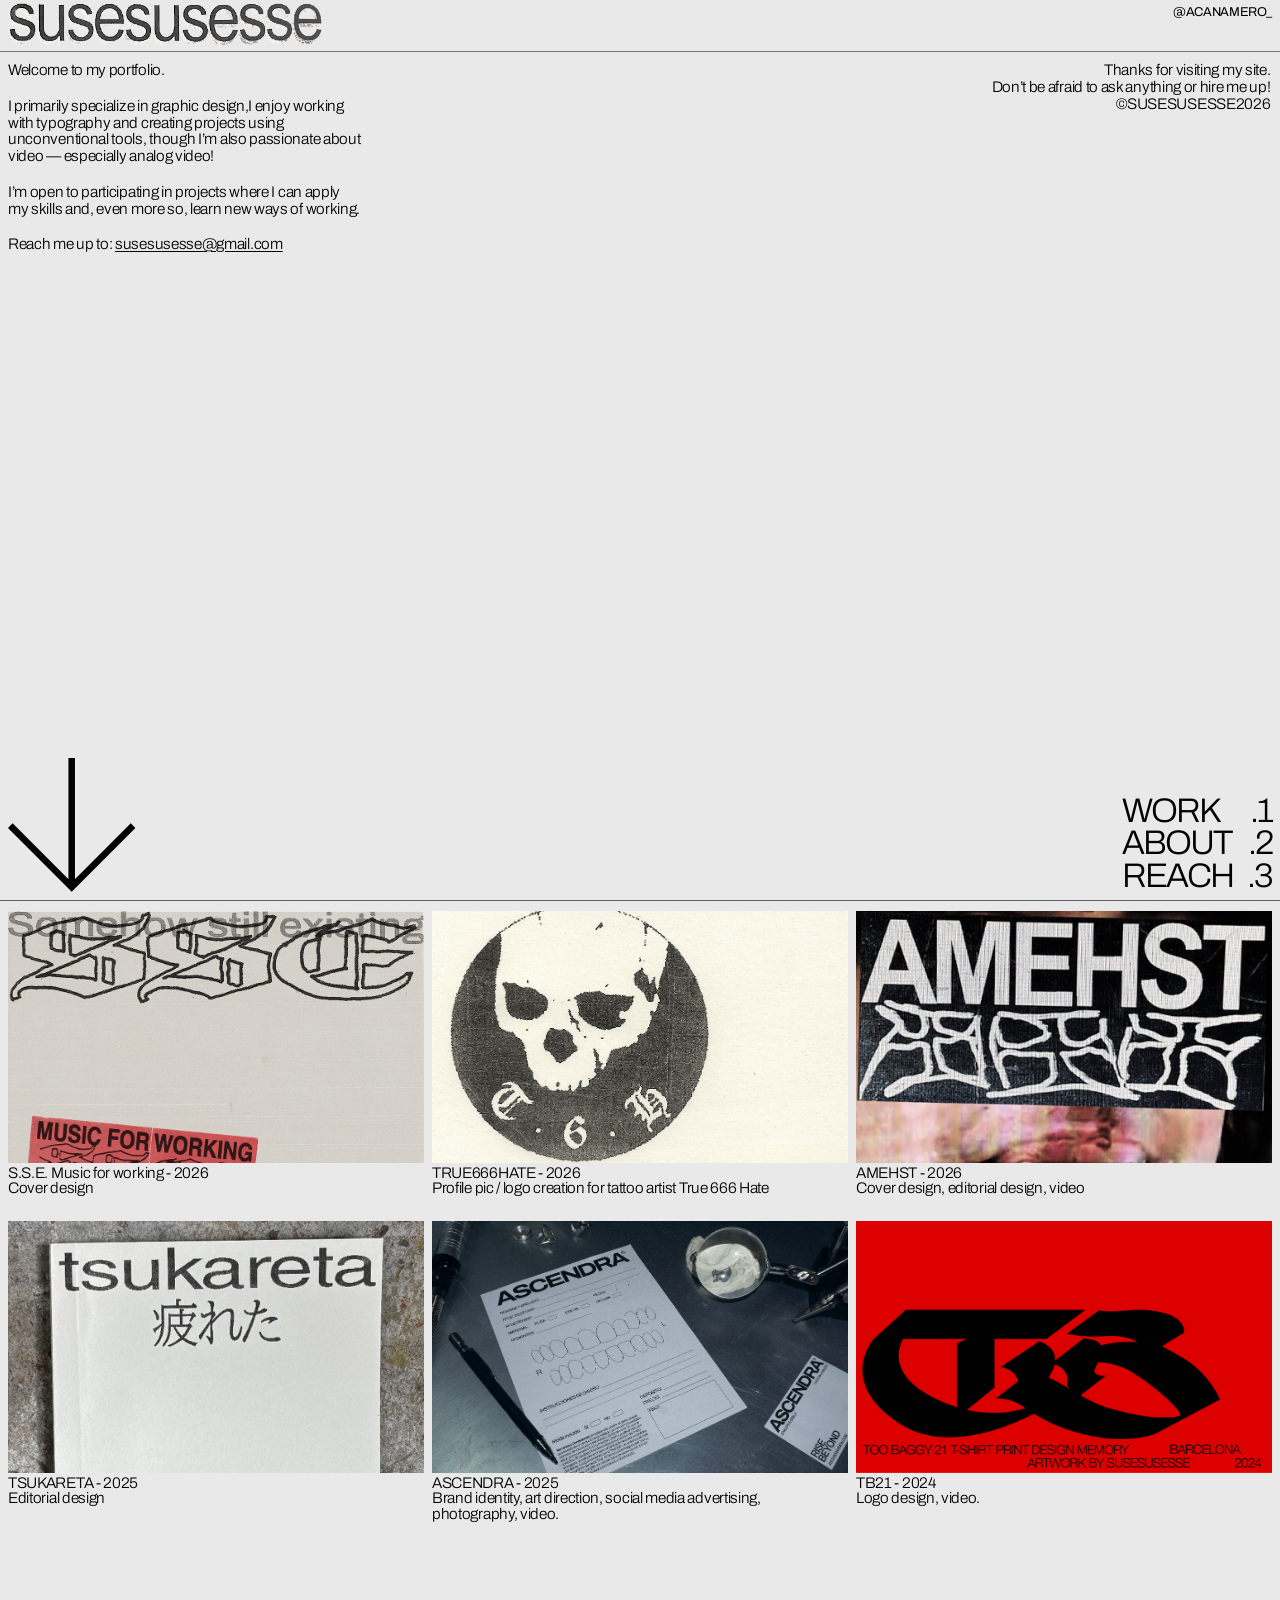
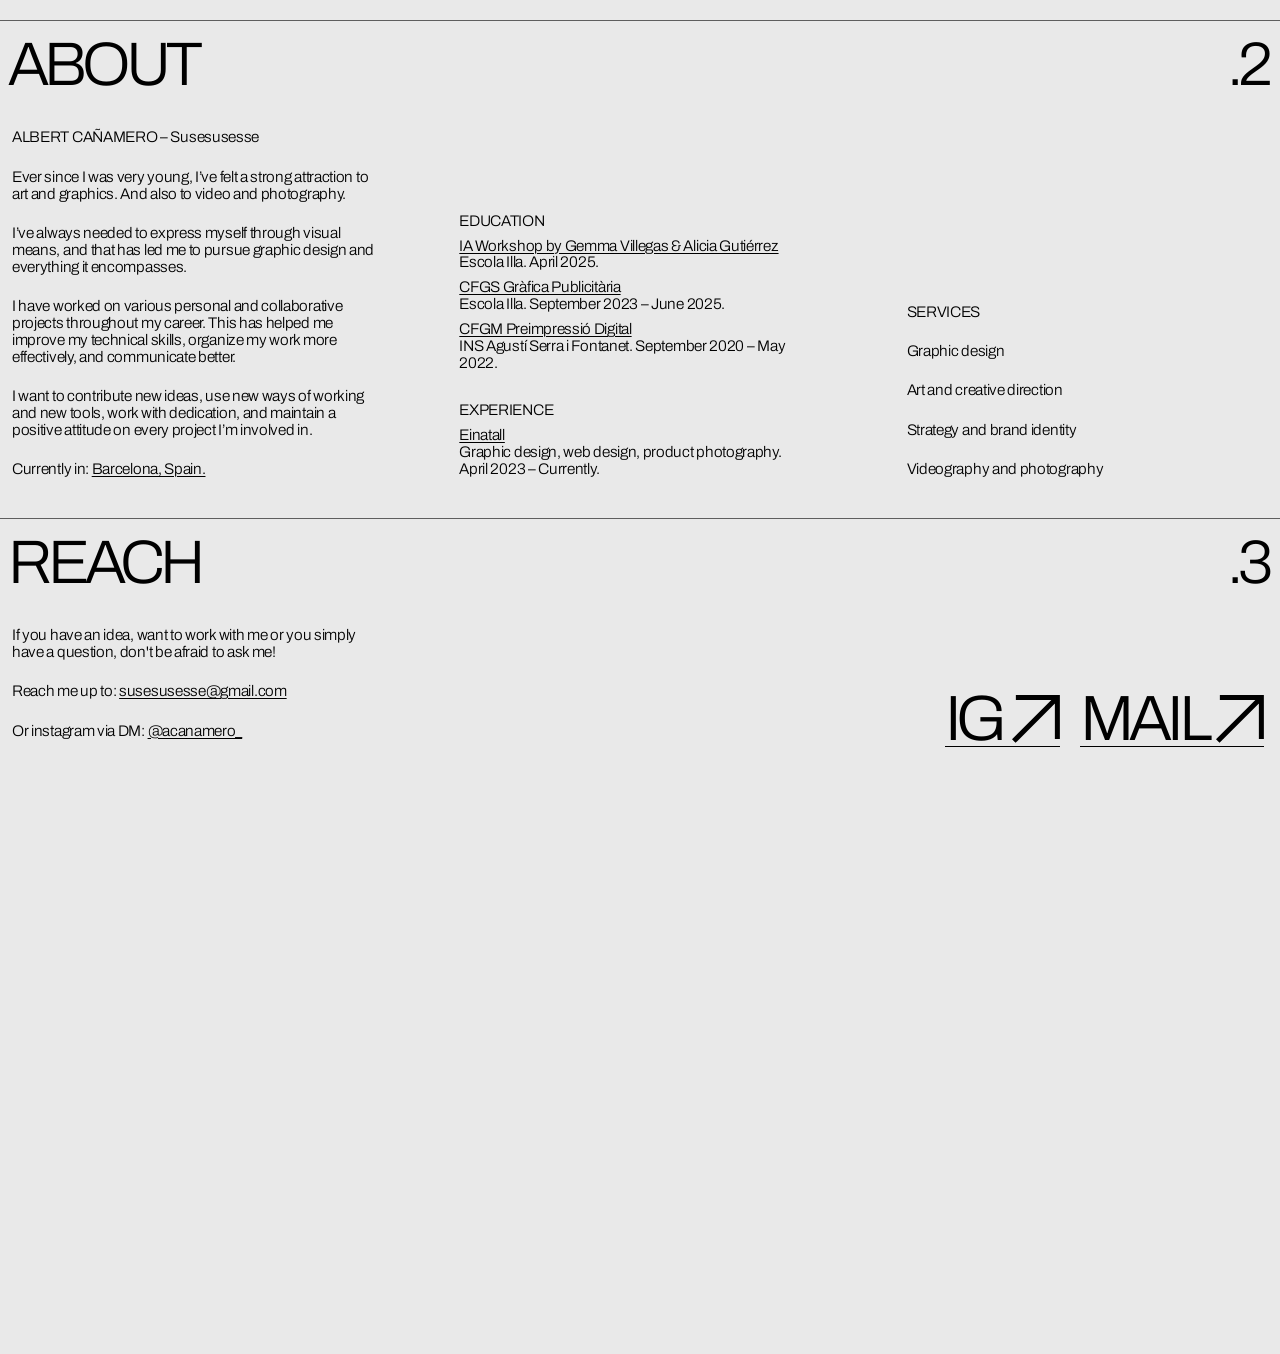
<file: index.html>
<!DOCTYPE html>
<html lang="es">
<head>
    <meta charset="UTF-8">
    <meta name="viewport" content="width=device-width, initial-scale=1.0">
    <title>SUSESUSESSE Portfolio</title>
    <link rel="preconnect" href="https://fonts.googleapis.com">
    <link rel="preconnect" href="https://fonts.gstatic.com" crossorigin>
    <link href="https://fonts.googleapis.com/css2?family=Archivo:wght@300;400;500;600&display=swap" rel="stylesheet">
    <link rel="stylesheet" href="style.css">
</head>

<body class="home-page">
    <div class="noise-overlay"></div>

    <header class="site-header">
        <div class="logo">
            <a href="index.html">
                <img src="img/LOGO.png" alt="susesusesse">
            </a>
        </div>

        <nav class="meta-info" aria-label="Social links">
            <a href="https://www.instagram.com/acanamero_/" target="_blank" rel="noopener noreferrer">@ACANAMERO_</a>
        </nav>
    </header>

    <main class="home-layout">
        <section class="home-bio text-small" aria-label="About">
            <p>Welcome to my portfolio.</p>

            <p>I primarily specialize in graphic design,I enjoy working<br>
            with typography and creating projects using<br>
            unconventional tools, though I&rsquo;m also passionate about<br>
            video &mdash; especially analog video!</p>

            <p>I&rsquo;m open to participating in projects where I can apply<br>
            my skills and, even more so, learn new ways of working.</p>

            <p>Reach me up to: <a href="mailto:susesusesse@gmail.com">susesusesse@gmail.com</a></p>
        </section>

        <section class="home-note text-small" aria-label="Thanks">
            <p>Thanks for visiting my site.<br>
            Don&rsquo;t be afraid to ask anything or hire me up!<br>
            &copy;SUSESUSESSE2026</p>
        </section>

        <div class="home-bottom">
            <a href="#work" class="home-arrow" aria-label="Ir a Work">
                <img src="img/flecha.svg" alt="">
            </a>

            <nav class="home-menu-small" aria-label="Main menu">
                <a href="#work">
                    <span>WORK</span>
                    <span>.1</span>
                </a>
                <a href="#about">
                    <span>ABOUT</span>
                    <span>.2</span>
                </a>
                <a href="#reach">
                    <span>REACH</span>
                    <span>.3</span>
                </a>
            </nav>
        </div>
    </main>

    <section id="work" class="work-section">
        </div>

        <div class="work-grid">
            
                        <a href="SSE.html" class="work-card">
                <div class="work-card-image">
                    <img src="img/SSE/sse.jpg" class="img-default" alt="sse">
                    <img src="img/SSE/SSE-2.jpg" class="img-hover" alt="sse">
                </div>

                <div class="work-card-text">
                    <span>S.S.E. Music for working - 2026</span>
                    <span>Cover design</span>
                </div>
            </a>

            <a href="true666hate.html" class="work-card">
                <div class="work-card-image">
                    <img src="img/true666hate/true666hate1.jpg" class="img-default" alt="TRUE666HATE">
                    <img src="img/true666hate/true666hate3.jpg" class="img-hover" alt="">
                </div>

                <div class="work-card-text">
                    <span>TRUE666HATE - 2026</span>
                    <span>Profile pic / logo creation for tattoo artist True 666 Hate</span>
                </div>
            </a>

            <a href="amehst.html" class="work-card">
                <div class="work-card-image">
                    <img src="img/AMEHST/ame.jpg" class="img-default" alt="AMEHST">
                    <img src="img/AMEHST/AMEHST-3.jpg" class="img-hover" alt="">
                </div>

                <div class="work-card-text">
                    <span>AMEHST - 2026</span>
                    <span>Cover design, editorial design, video</span>
                </div>
            </a>

            <a href="tsukareta.html" class="work-card">
                <div class="work-card-image">
                    <img src="img/tsukareta/tsu.jpg" class="img-default" alt="TSUKARETA">
                    <img src="img/tsukareta/tsukareta-6.jpg" class="img-hover" alt="">
                </div>

                <div class="work-card-text">
                    <span>TSUKARETA - 2025</span>
                    <span>Editorial design</span>
                </div>
            </a>

            <a href="ascendra.html" class="work-card">
                <div class="work-card-image">
                    <img src="img/ASCENDRA/ASCENDRA-1.jpg" class="img-default" alt="ASCENDRA">
                    <img src="img/ASCENDRA/ASCENDRA-2.jpg" class="img-hover" alt="">
                </div>

                <div class="work-card-text">
                    <span>ASCENDRA - 2025</span>
                    <span>Brand identity, art direction, social media advertising, photography, video.</span>
                </div>
            </a>

            <a href="tb21.html" class="work-card">
                <div class="work-card-image">
                    <img src="img/TB21/tb.jpg" class="img-default" alt="TB21">
                    <img src="img/TB21/TB-2.jpg" class="img-hover" alt="">
                </div>

                <div class="work-card-text">
                    <span>TB21 - 2024</span>
                    <span>Logo design, video.</span>
                </div>
            </a>
        </div>
    </section>

    <section id="about" class="about-section">
    <div class="section-title">
        <h2>ABOUT</h2>
        <span>.2</span>
    </div>

    <div class="about-content text-small">
        <div class="about-column about-intro">
            <p>ALBERT CAÑAMERO – Susesusesse</p>

            <p>Ever since I was very young, I’ve felt a strong attraction to art and graphics. And also to video and photography.</p>

            <p>I’ve always needed to express myself through visual means, and that has led me to pursue graphic design and everything it encompasses.</p>

            <p>I have worked on various personal and collaborative projects throughout my career. This has helped me improve my technical skills, organize my work more effectively, and communicate better.</p>

            <p>I want to contribute new ideas, use new ways of working and new tools, work with dedication, and maintain a positive attitude on every project I’m involved in.</p>

            <p>Currently in: <a>Barcelona, Spain.</a></p>
        </div>

        <div class="about-column about-middle">
            <div>
                <p>EDUCATION</p>

                <p><a>IA Workshop by Gemma Villegas & Alicia Gutiérrez</a><br>
                Escola Illa. April 2025.</p>

                <p><a>CFGS Gràfica Publicitària</a><br>
                Escola Illa. September 2023 – June 2025.</p>

                <p><a>CFGM Preimpressió Digital</a><br>
                INS Agustí Serra i Fontanet. September 2020 – May 2022.</p>
            </div>

            <div>
                <p>EXPERIENCE</p>

                <a><a>Einatall</a><br>
                Graphic design, web design, product photography.<br>
                April 2023 – Currently.</a>
            </div>
        </div>

        <div class="about-column about-services">
            <p>SERVICES</p>

            <p>Graphic design</p>
            <p>Art and creative direction</p>
            <p>Strategy and brand identity</p>
            <p>Videography and photography</p>
        </div>
    </div>
    </section>

<section id="reach" class="reach-section">
    <div class="section-title">
        <h2>REACH</h2>
        <span>.3</span>
    </div>

    <div class="reach-content text-small">
        <p>
            If you have an idea, want to work with me or you simply have a question,
            don't be afraid to ask me!
        </p>

        <p>
            Reach me up to:
            <a href="mailto:susesusesse@gmail.com">susesusesse@gmail.com</a>
        </p>

        <p>
            Or instagram via DM:
            <a href="https://instagram.com/acanamero_" target="_blank" rel="noopener noreferrer">@acanamero_</a>
        </p>
    </div>

    <div class="reach-links">
        <a href="https://instagram.com/acanamero_" target="_blank" rel="noopener noreferrer" class="big-link">
            <span>IG</span>
            <img src="img/big-link.svg">
        </a>

        <a href="mailto:susesusesse@gmail.com" class="big-link">
            <span>MAIL</span>
            <img src="img/big-link.svg">
        </a>
    </div>
</section>
</body>
</html>
</file>
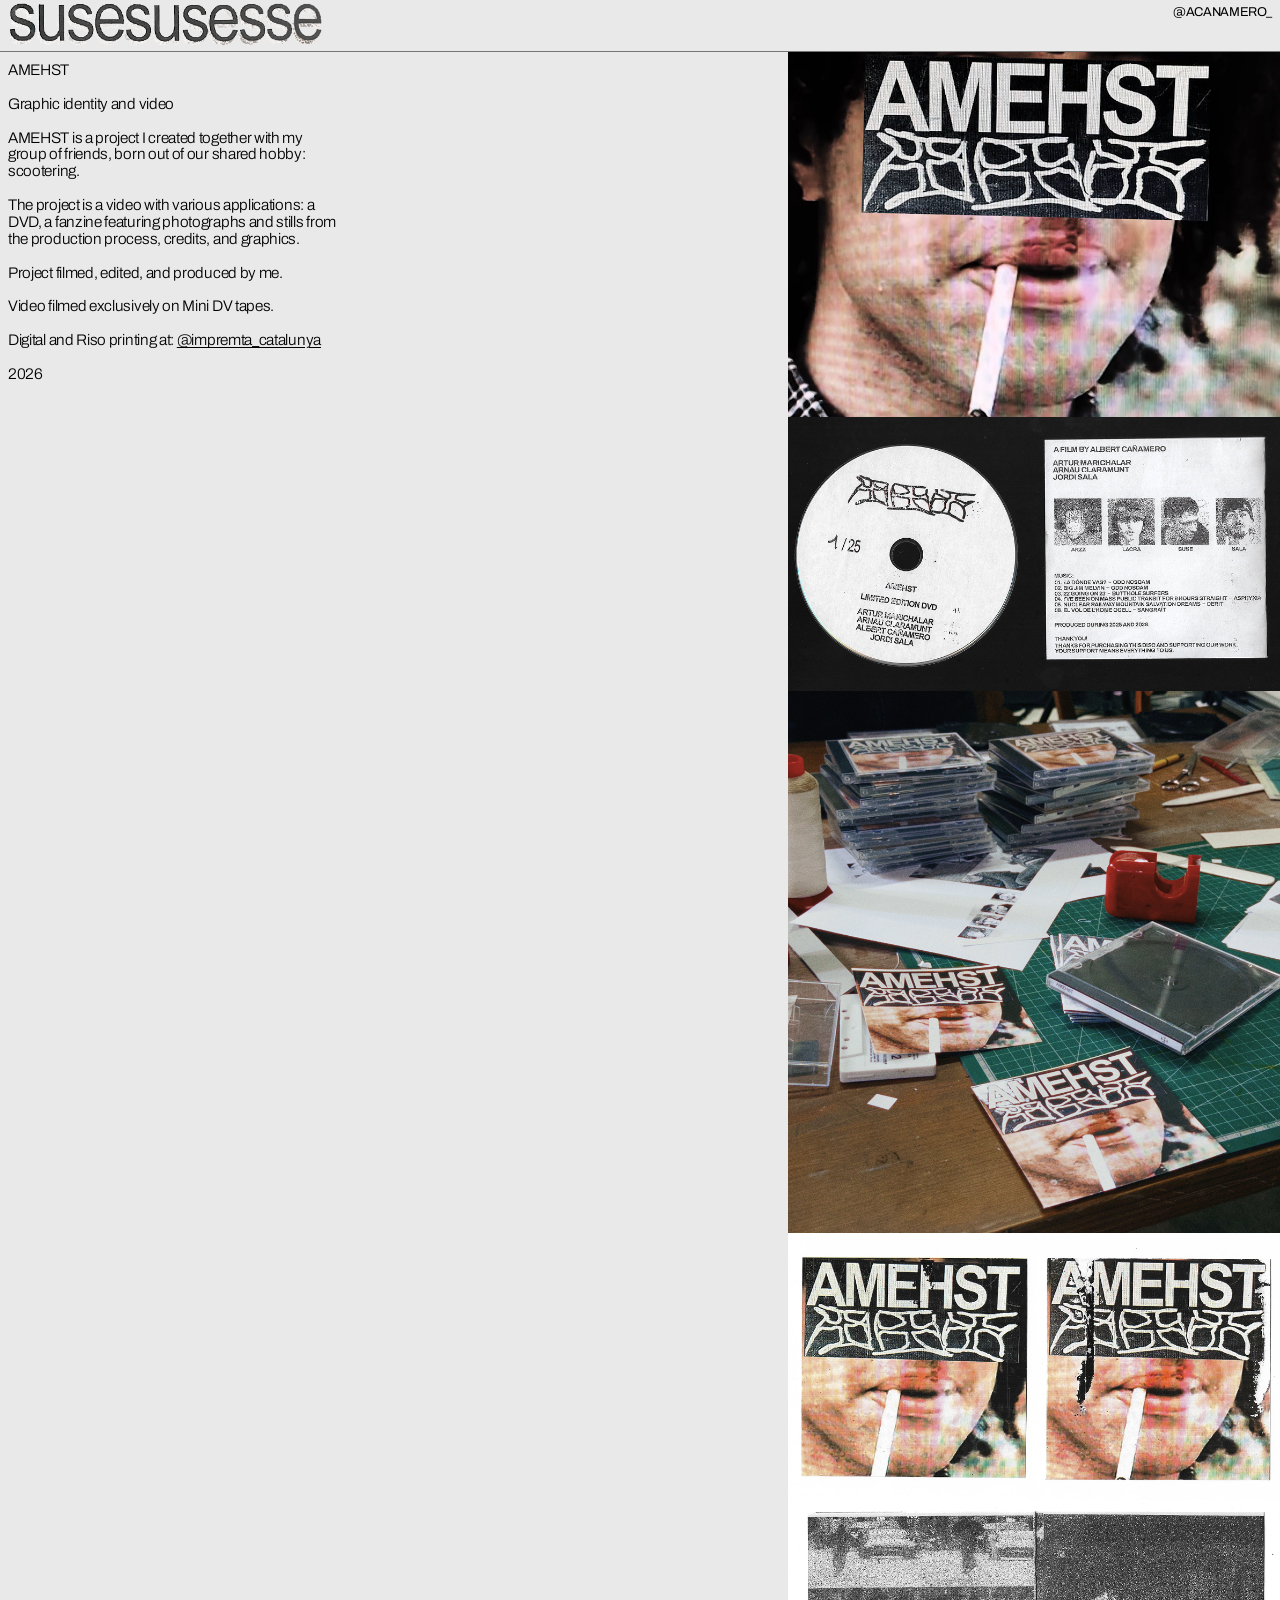
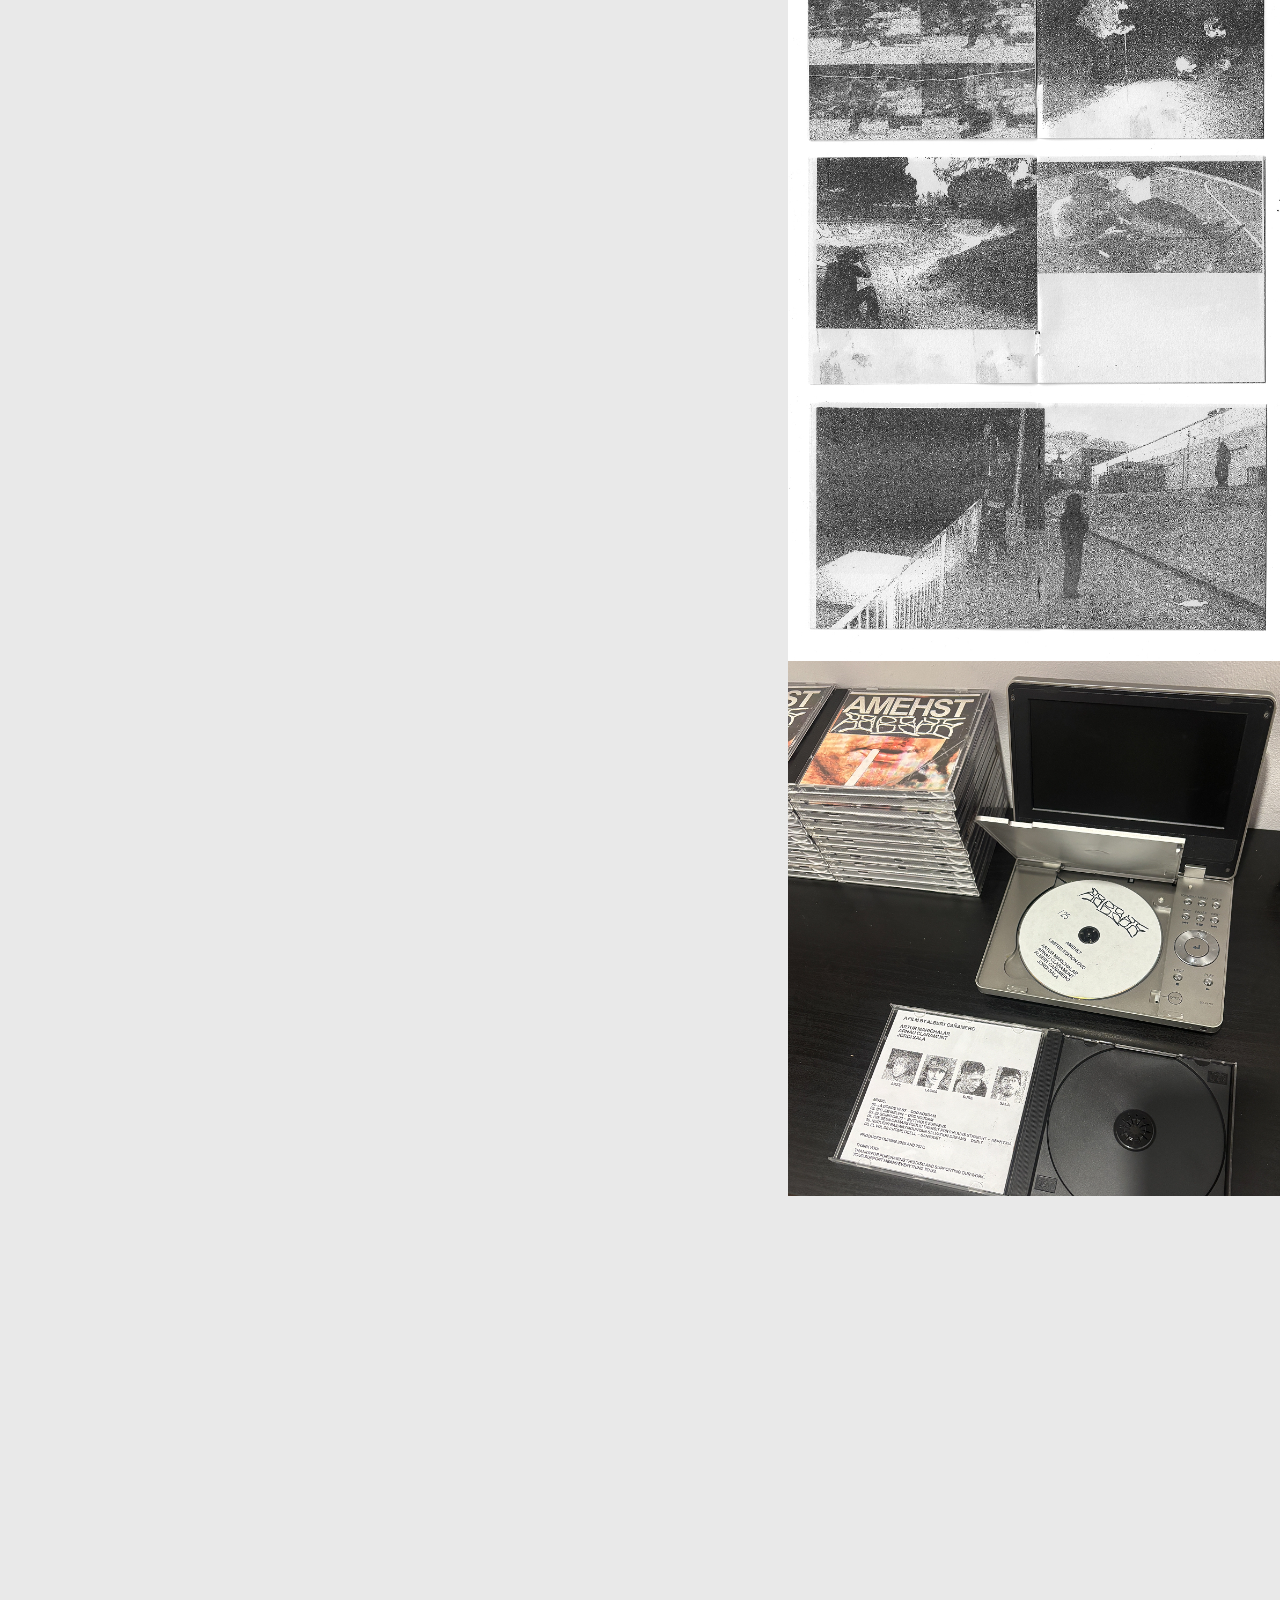
<file: amehst.html>
<!DOCTYPE html>
<html lang="es">
<head>
    <meta charset="UTF-8">
    <meta name="viewport" content="width=device-width, initial-scale=1.0">
    <title>SUSESUSESSE Portfolio</title>
    <link rel="preconnect" href="https://fonts.googleapis.com">
    <link rel="preconnect" href="https://fonts.gstatic.com" crossorigin>
    <link href="https://fonts.googleapis.com/css2?family=Archivo:wght@300;400;500;600&display=swap" rel="stylesheet">
    <link rel="stylesheet" href="style.css">
</head>

<body>
<body class="work-detail-page"></body>
    <header class="site-header">
        <div class="logo">
            <a href="index.html">
                <img src="img/LOGO.png" alt="susesusesse">
            </a>
        </div>
        <nav class="meta-info" aria-label="Social links">
            <a href="https://www.instagram.com/acanamero_/" target="_blank" rel="noopener noreferrer">@ACANAMERO_</a>
        </nav>
    </header>

    <div class="frame-project" ><div class="project-wrapper" ><p class="text-small" >AMEHST<br/><br/>Graphic identity and video <br/><br/>AMEHST is a project I created together with my group of friends, born out of our shared hobby: scootering. 
        <br/><br/>The project is a video with various applications: a DVD, a fanzine featuring photographs and stills from the production process, credits, and graphics.<br/>
        <br/>Project filmed, edited, and produced by me.<br/>
        <br/>Video filmed exclusively on Mini DV tapes.<br/>
        <br/>Digital and Riso printing at:
        <span class="subrayado"><a href="https://www.instagram.com/impremta_catalunya/" target="_blank" style="color: inherit; text-decoration:underline;">@impremta_catalunya</a><br></span></a>
        <br/>2026</span></p>
    </div>
    <div class="proyecto" ><img class="img" src="img/AMEHST/AMEHST-1.jpg" />
      <img class="img" src="img/AMEHST/AMEHST-2.jpg" />
      <img class="img" src="img/AMEHST/AMEHST-3.jpg" />
        <img class="img" src="img/AMEHST/AMEHST-4.jpg" />
        <img class="img" src="img/AMEHST/AMEHST-5.jpg" />
        <img class="img" src="img/AMEHST/AMEHST-6.jpg" />
        <img class="img" src="img/AMEHST/AMEHST-7.jpg" />
        <img class="img" src="img/AMEHST/AMEHST-8.jpg" />
    </div>
</body>
</html>
</file>
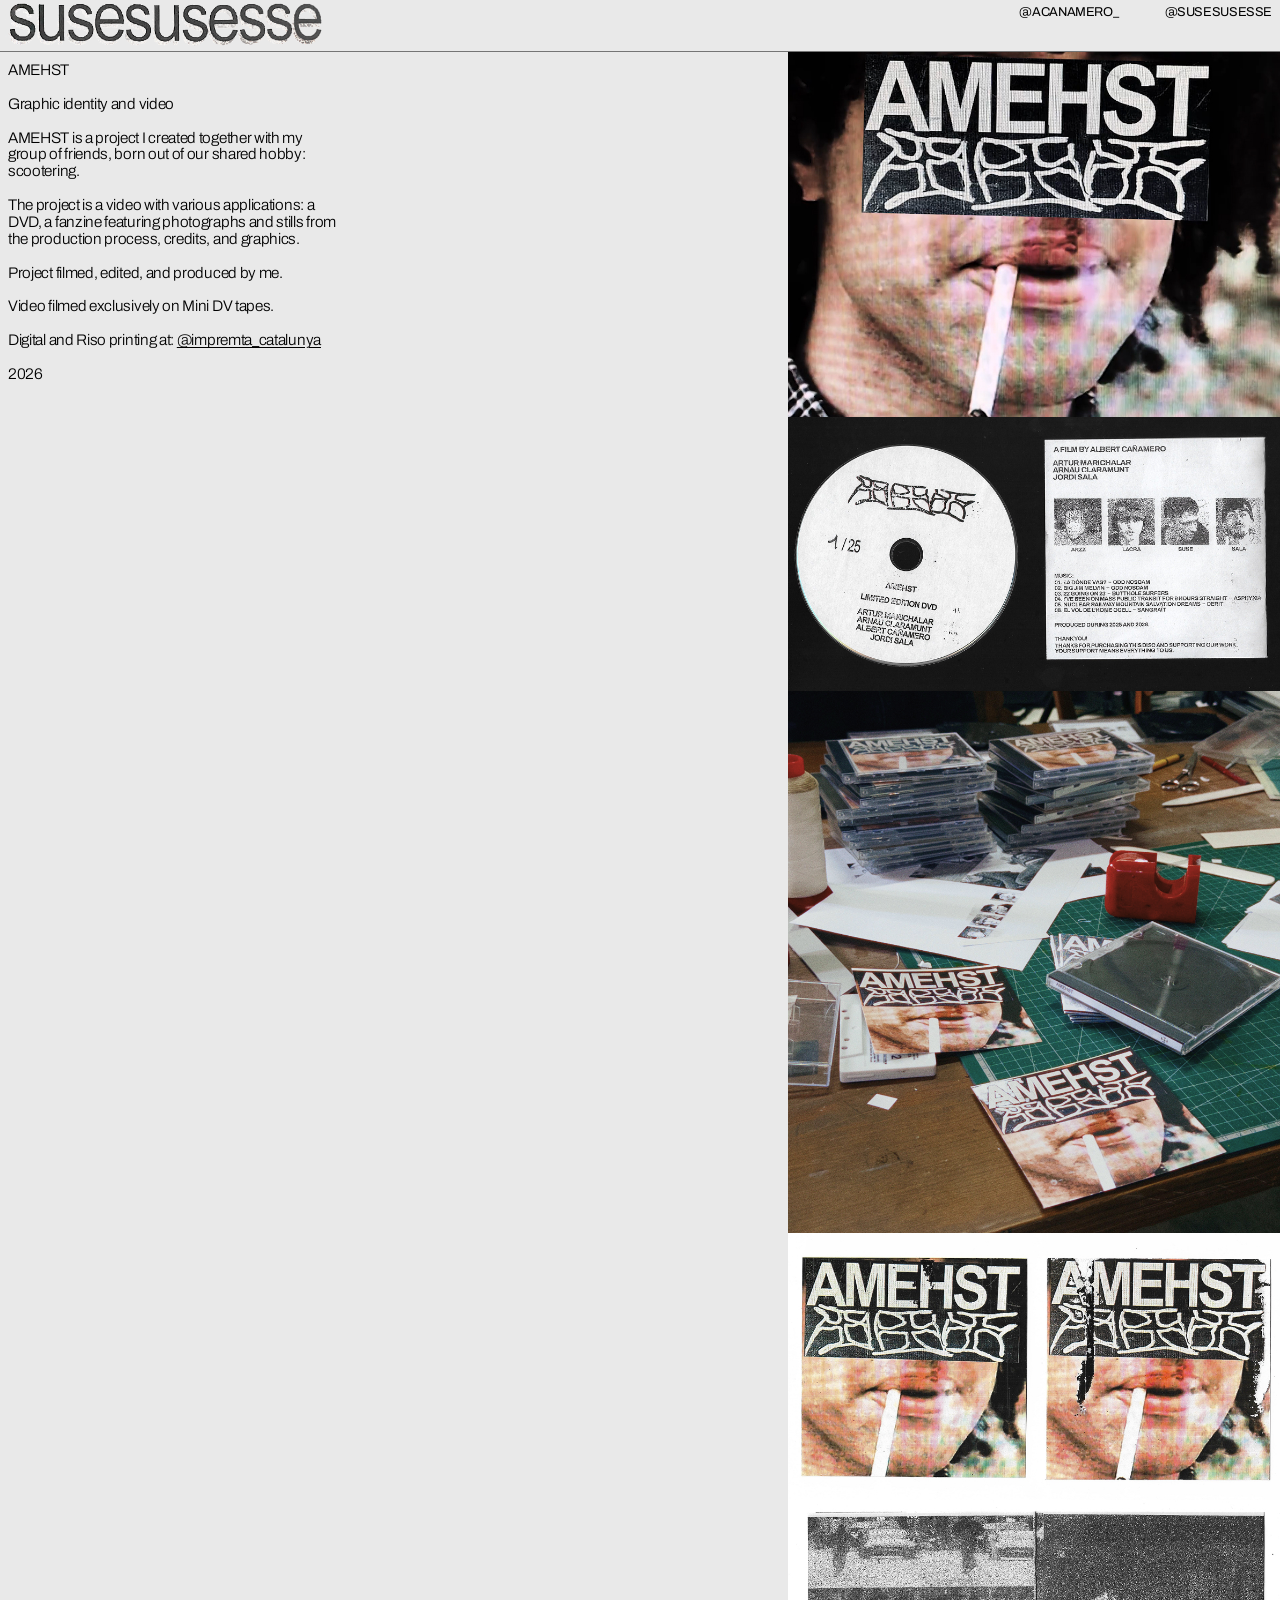
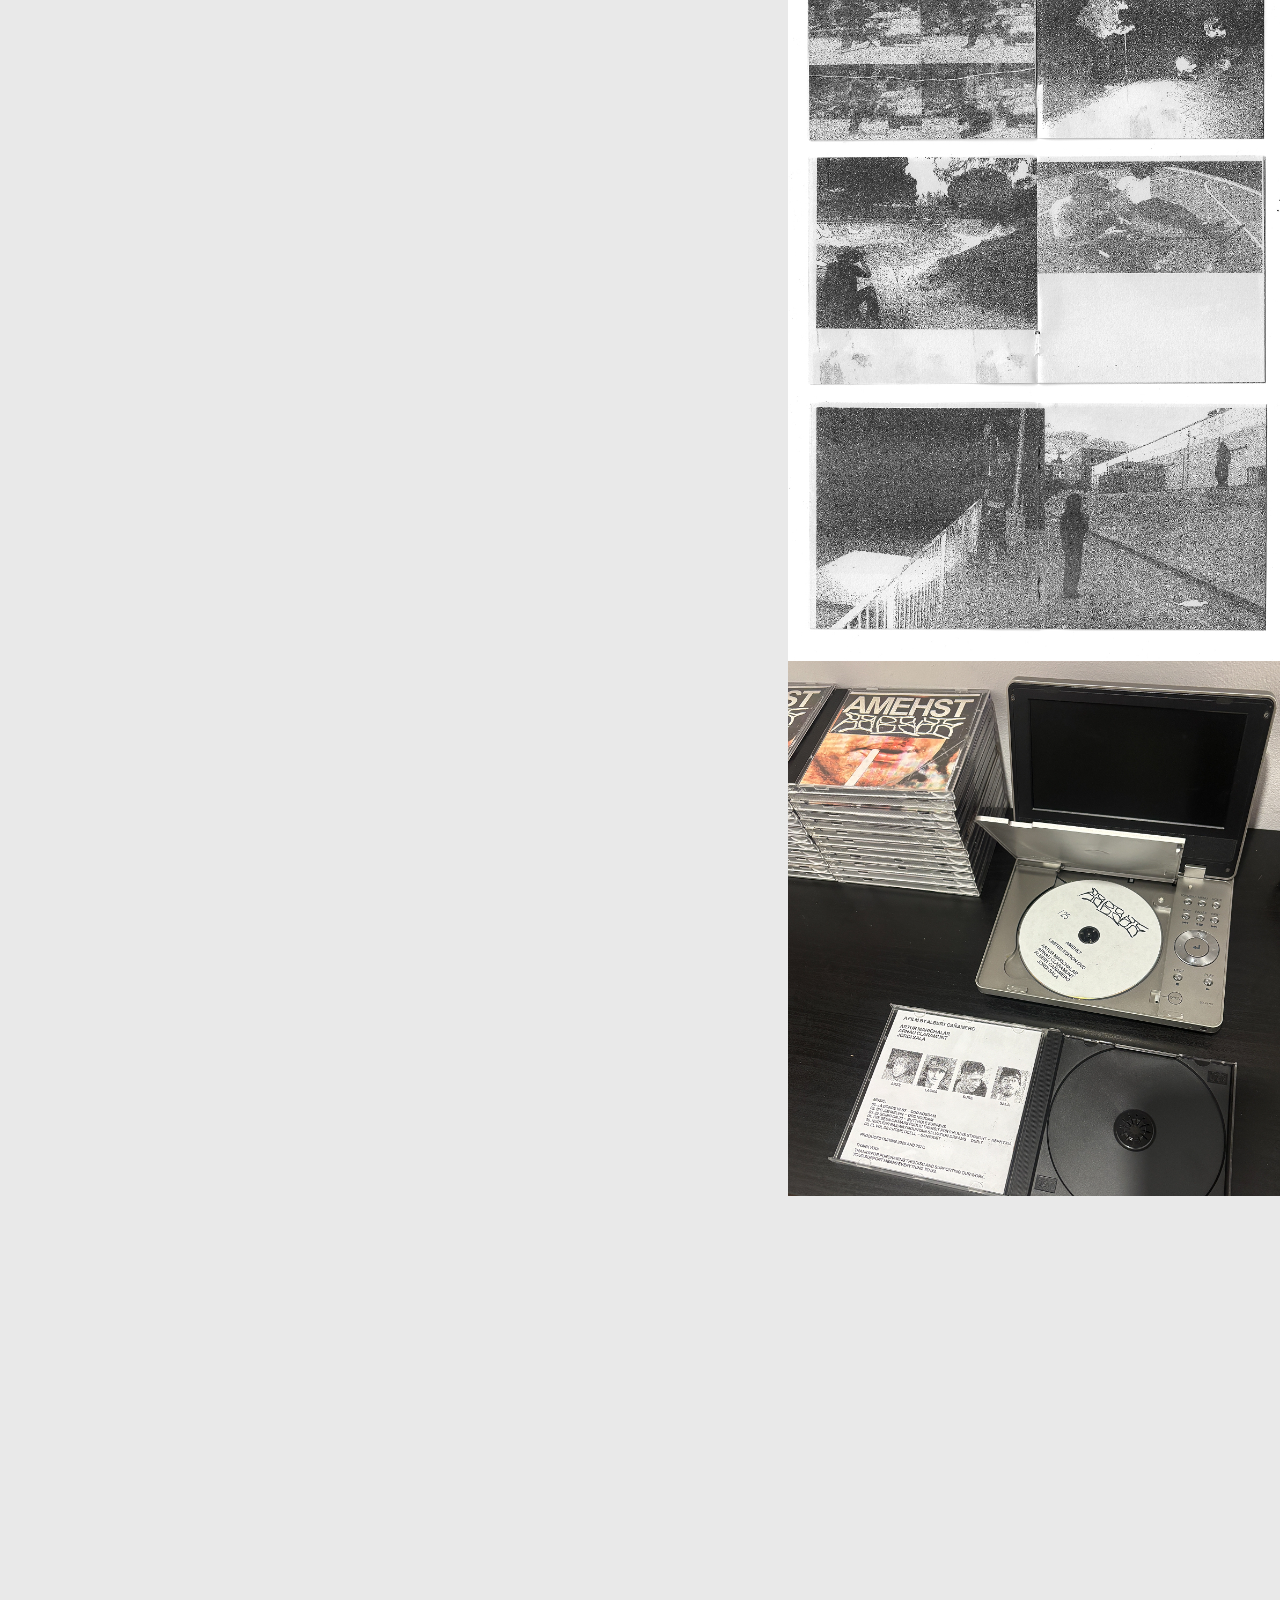
<file: AMEHST.html>
<!DOCTYPE html>
<html lang="es">
<head>
    <meta charset="UTF-8">
    <meta name="viewport" content="width=device-width, initial-scale=1.0">
    <title>SUSESUSESSE Portfolio</title>
    <link rel="preconnect" href="https://fonts.googleapis.com">
    <link rel="preconnect" href="https://fonts.gstatic.com" crossorigin>
    <link href="https://fonts.googleapis.com/css2?family=Archivo:wght@300;400;500;600&display=swap" rel="stylesheet">
    <link rel="stylesheet" href="style.css">
</head>

<body>
<body class="work-detail-page"></body>
    <header class="site-header">
        <div class="logo">
            <a href="index.html">
                <img src="img/LOGO.png" alt="susesusesse">
            </a>
        </div>
        <nav class="meta-info" aria-label="Social links">
            <a href="https://www.instagram.com/acanamero_/" target="_blank" rel="noopener noreferrer">@ACANAMERO_</a>
            <a href="https://www.instagram.com/susesusesse/" target="_blank" rel="noopener noreferrer">@SUSESUSESSE</a>
        </nav>
    </header>

    <div class="frame-project" ><div class="project-wrapper" ><p class="text-small" >AMEHST<br/><br/>Graphic identity and video <br/><br/>AMEHST is a project I created together with my group of friends, born out of our shared hobby: scootering. 
        <br/><br/>The project is a video with various applications: a DVD, a fanzine featuring photographs and stills from the production process, credits, and graphics.<br/>
        <br/>Project filmed, edited, and produced by me.<br/>
        <br/>Video filmed exclusively on Mini DV tapes.<br/>
        <br/>Digital and Riso printing at:
        <span class="subrayado"><a href="https://www.instagram.com/impremta_catalunya/" target="_blank" style="color: inherit; text-decoration:underline;">@impremta_catalunya</a><br></span></a>
        <br/>2026</span></p>
    </div>
    <div class="proyecto" ><img class="img" src="img/AMEHST/AMEHST-1.jpg" />
      <img class="img" src="img/AMEHST/AMEHST-2.jpg" />
      <img class="img" src="img/AMEHST/AMEHST-3.jpg" />
        <img class="img" src="img/AMEHST/AMEHST-4.jpg" />
        <img class="img" src="img/AMEHST/AMEHST-5.jpg" />
        <img class="img" src="img/AMEHST/AMEHST-6.jpg" />
        <img class="img" src="img/AMEHST/AMEHST-7.jpg" />
        <img class="img" src="img/AMEHST/AMEHST-8.jpg" />
    </div>
</body>
</html>
</file>
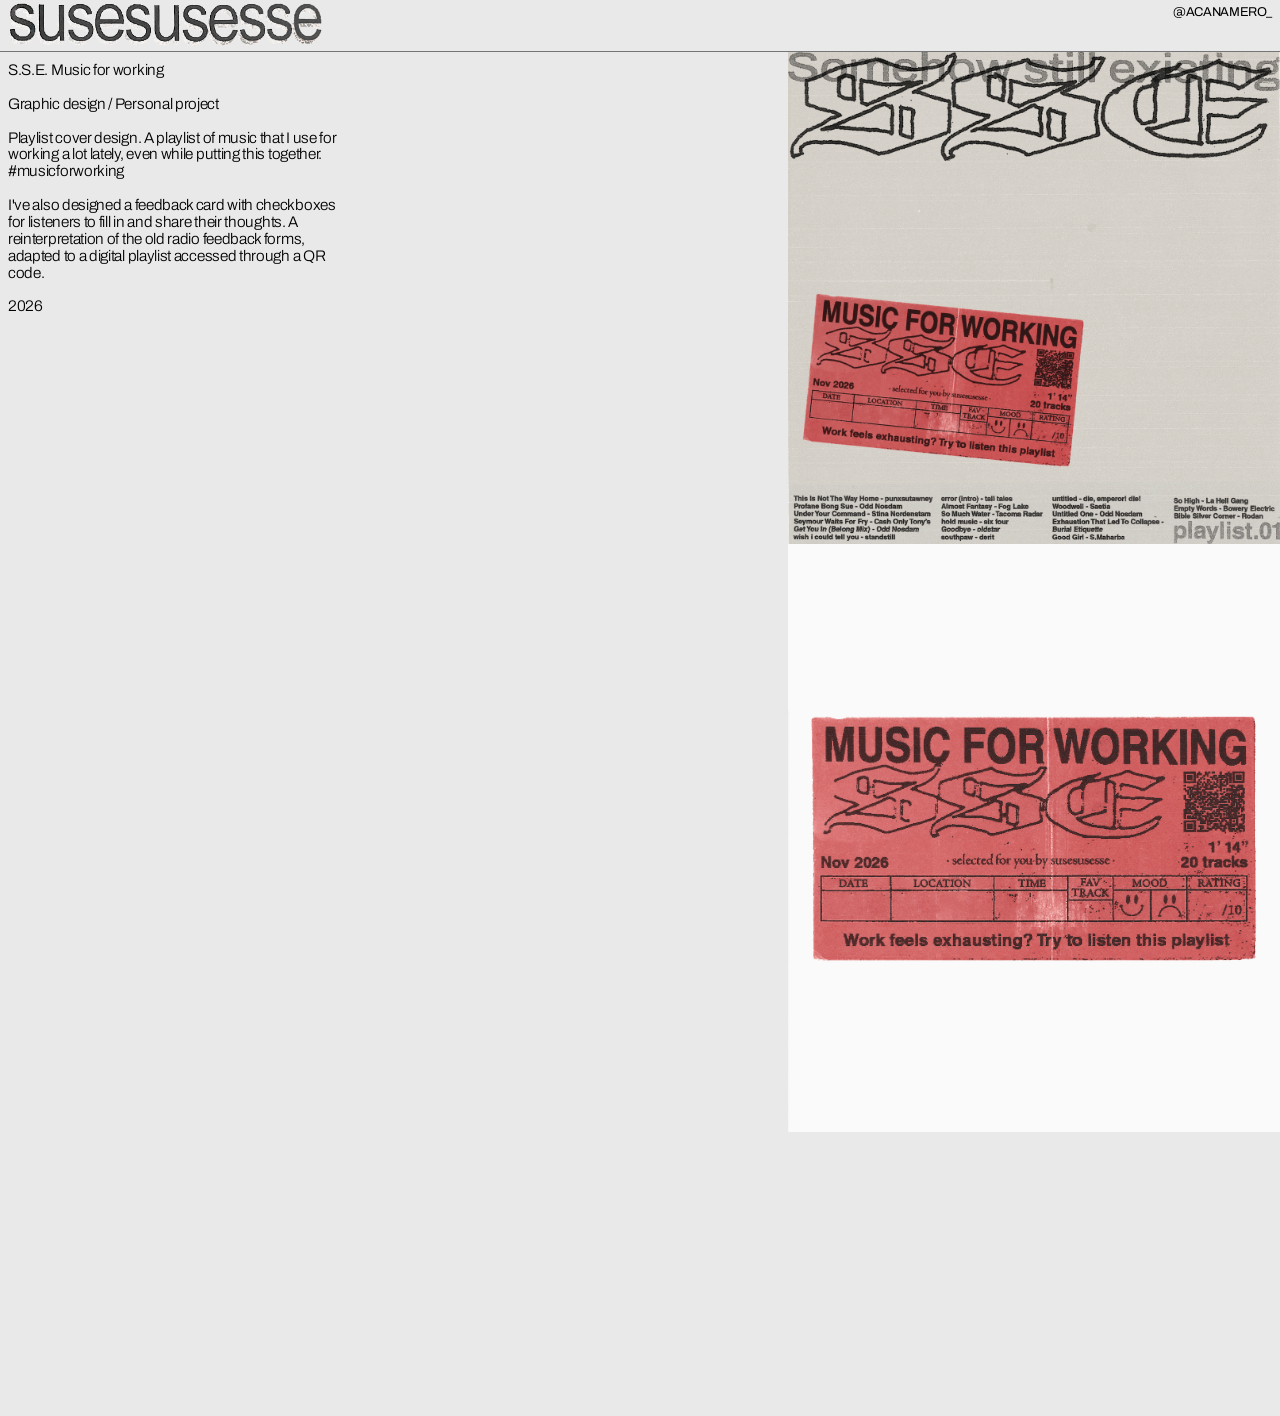
<file: SSE.html>
<!DOCTYPE html>
<html lang="es">
<head>
    <meta charset="UTF-8">
    <meta name="viewport" content="width=device-width, initial-scale=1.0">
    <title>SUSESUSESSE Portfolio</title>
    <link rel="preconnect" href="https://fonts.googleapis.com">
    <link rel="preconnect" href="https://fonts.gstatic.com" crossorigin>
    <link href="https://fonts.googleapis.com/css2?family=Archivo:wght@300;400;500;600&display=swap" rel="stylesheet">
    <link rel="stylesheet" href="style.css">
</head>

<body>
<body class="work-detail-page"></body>
    <header class="site-header">
        <div class="logo">
            <a href="index.html">
                <img src="img/LOGO.png" alt="susesusesse">
            </a>
        </div>
        <nav class="meta-info" aria-label="Social links">
            <a href="https://www.instagram.com/acanamero_/" target="_blank" rel="noopener noreferrer">@ACANAMERO_</a>
        </nav>
    </header>

    <div class="frame-project" ><div class="project-wrapper" ><p class="text-small" >S.S.E. Music for working<br/><br/>Graphic design / Personal project<br/><br/>Playlist cover design. A playlist of music that I use for working a lot lately, even while putting this together. #musicforworking<br/>
        <br/>I've also designed a feedback card with checkboxes for listeners to fill in and share their thoughts. A reinterpretation of the old radio feedback forms, adapted to a digital playlist accessed through a QR code.<br/>
        <br/>2026</span></p>
    </div>
    <div class="proyecto" >
      <img class="img" src="img/SSE/SSE-1.jpg" />
      <img class="img" src="img/SSE/SSE-2.jpg" />
    </div>
</body>
</html>
</file>
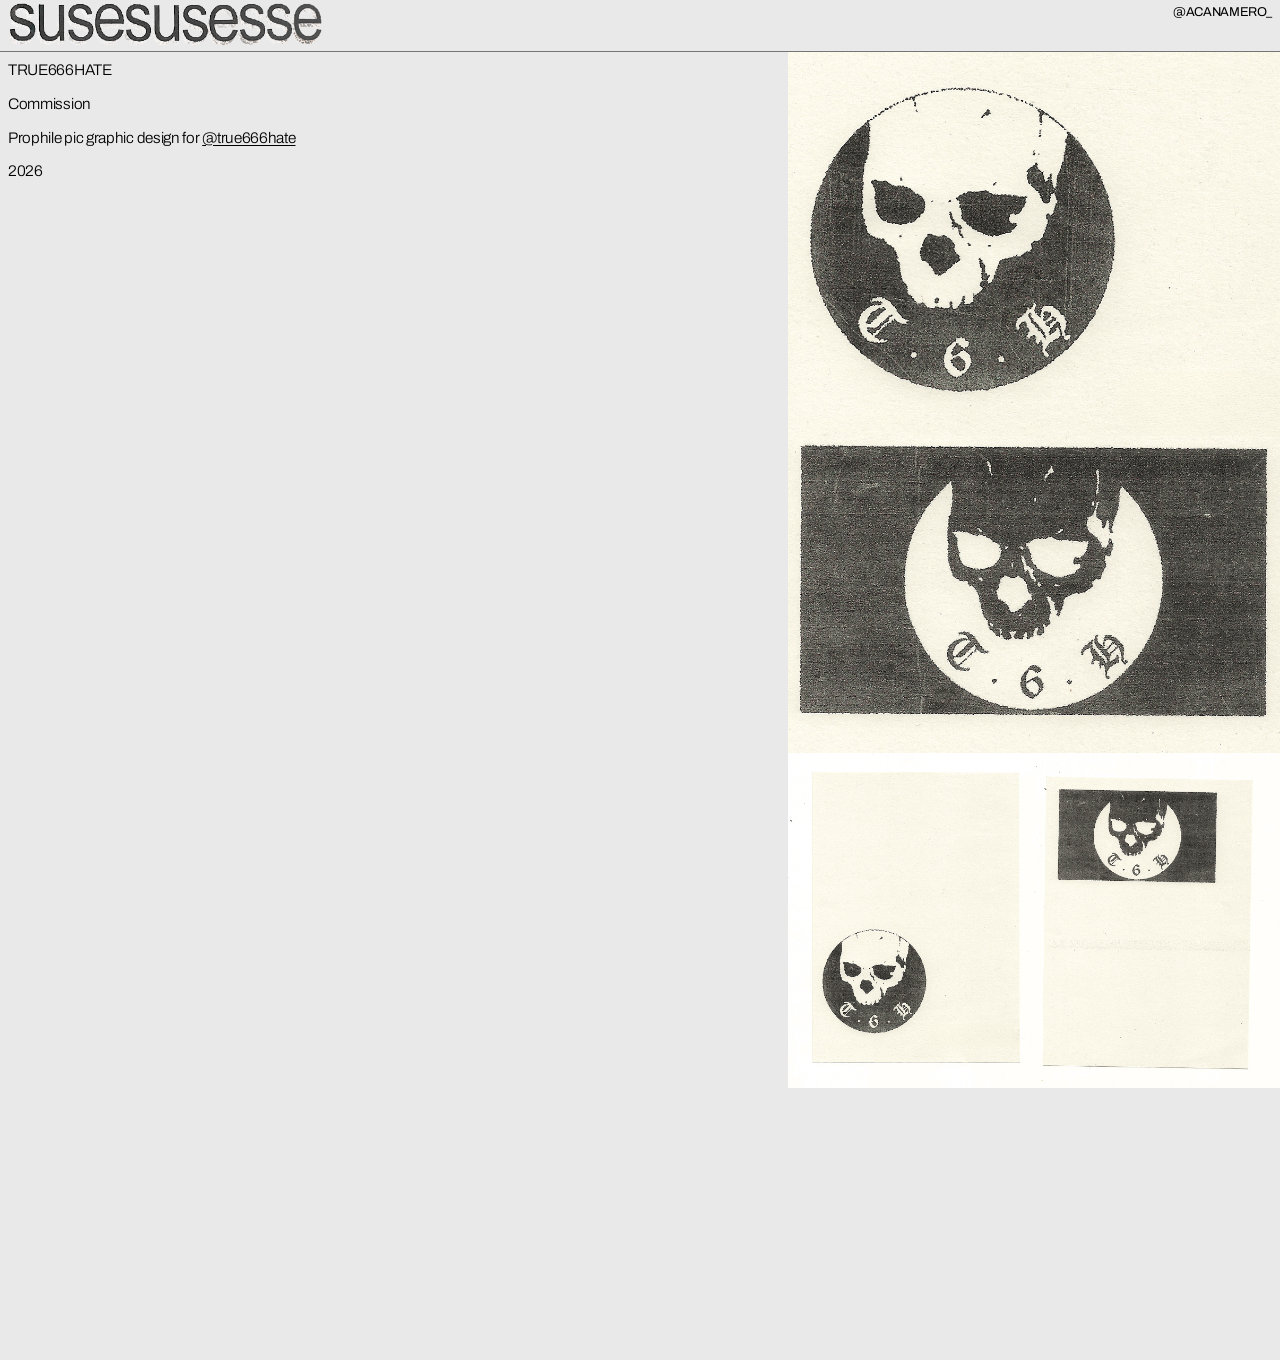
<file: true666hate.html>
<!DOCTYPE html>
<html lang="es">
<head>
    <meta charset="UTF-8">
    <meta name="viewport" content="width=device-width, initial-scale=1.0">
    <title>SUSESUSESSE Portfolio</title>
    <link rel="preconnect" href="https://fonts.googleapis.com">
    <link rel="preconnect" href="https://fonts.gstatic.com" crossorigin>
    <link href="https://fonts.googleapis.com/css2?family=Archivo:wght@300;400;500;600&display=swap" rel="stylesheet">
    <link rel="stylesheet" href="style.css">
</head>

<body class="work-detail-page">
    <header class="site-header">
        <div class="logo">
            <a href="index.html">
                <img src="img/LOGO.png" alt="susesusesse">
            </a>
        </div>
        <nav class="meta-info" aria-label="Social links">
            <a href="https://www.instagram.com/acanamero_/" target="_blank" rel="noopener noreferrer">@ACANAMERO_</a>
        </nav>
    </header>

    <div class="frame-project" ><div class="project-wrapper" ><p class="text-small" >TRUE666HATE<br/><br/>Commission<br/><br/>Prophile pic graphic design for 
        <a class="subrayado" href="https://www.instagram.com/true666hate/" target="_blank" style="color: inherit; text-decoration: underline;">@true666hate</a><br/>
    <br/>2026</span></p>
     </div>
        <div class="proyecto">
            <img class="img" src="img/true666hate/true666hate1.jpg" alt="TRUE 666 HATE imagen 1">
            <img class="img" src="img/true666hate/true666hate2.jpg" alt="TRUE 666 HATE imagen 2">
            <img class="img" src="img/true666hate/true666hate3.jpg" alt="TRUE 666 HATE imagen 3">
        </div>
    </main>
</body>
</html>
</file>
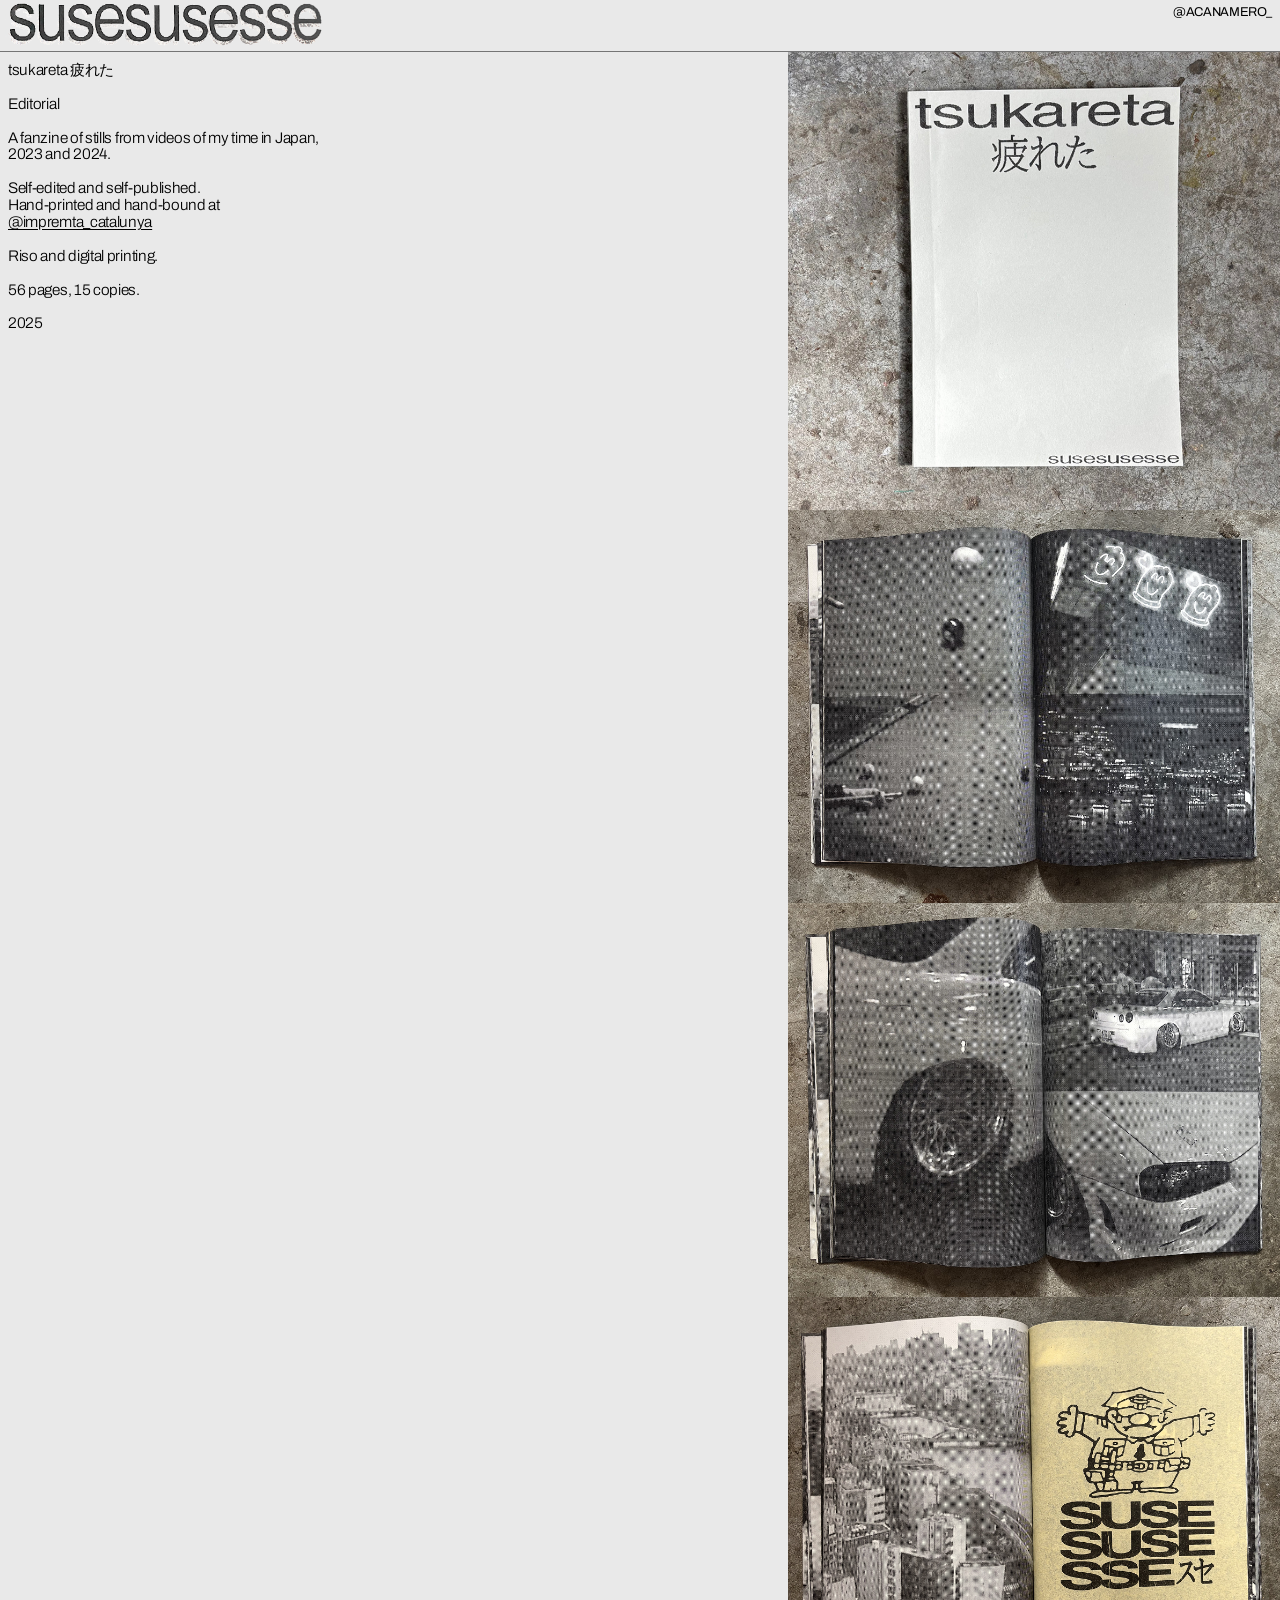
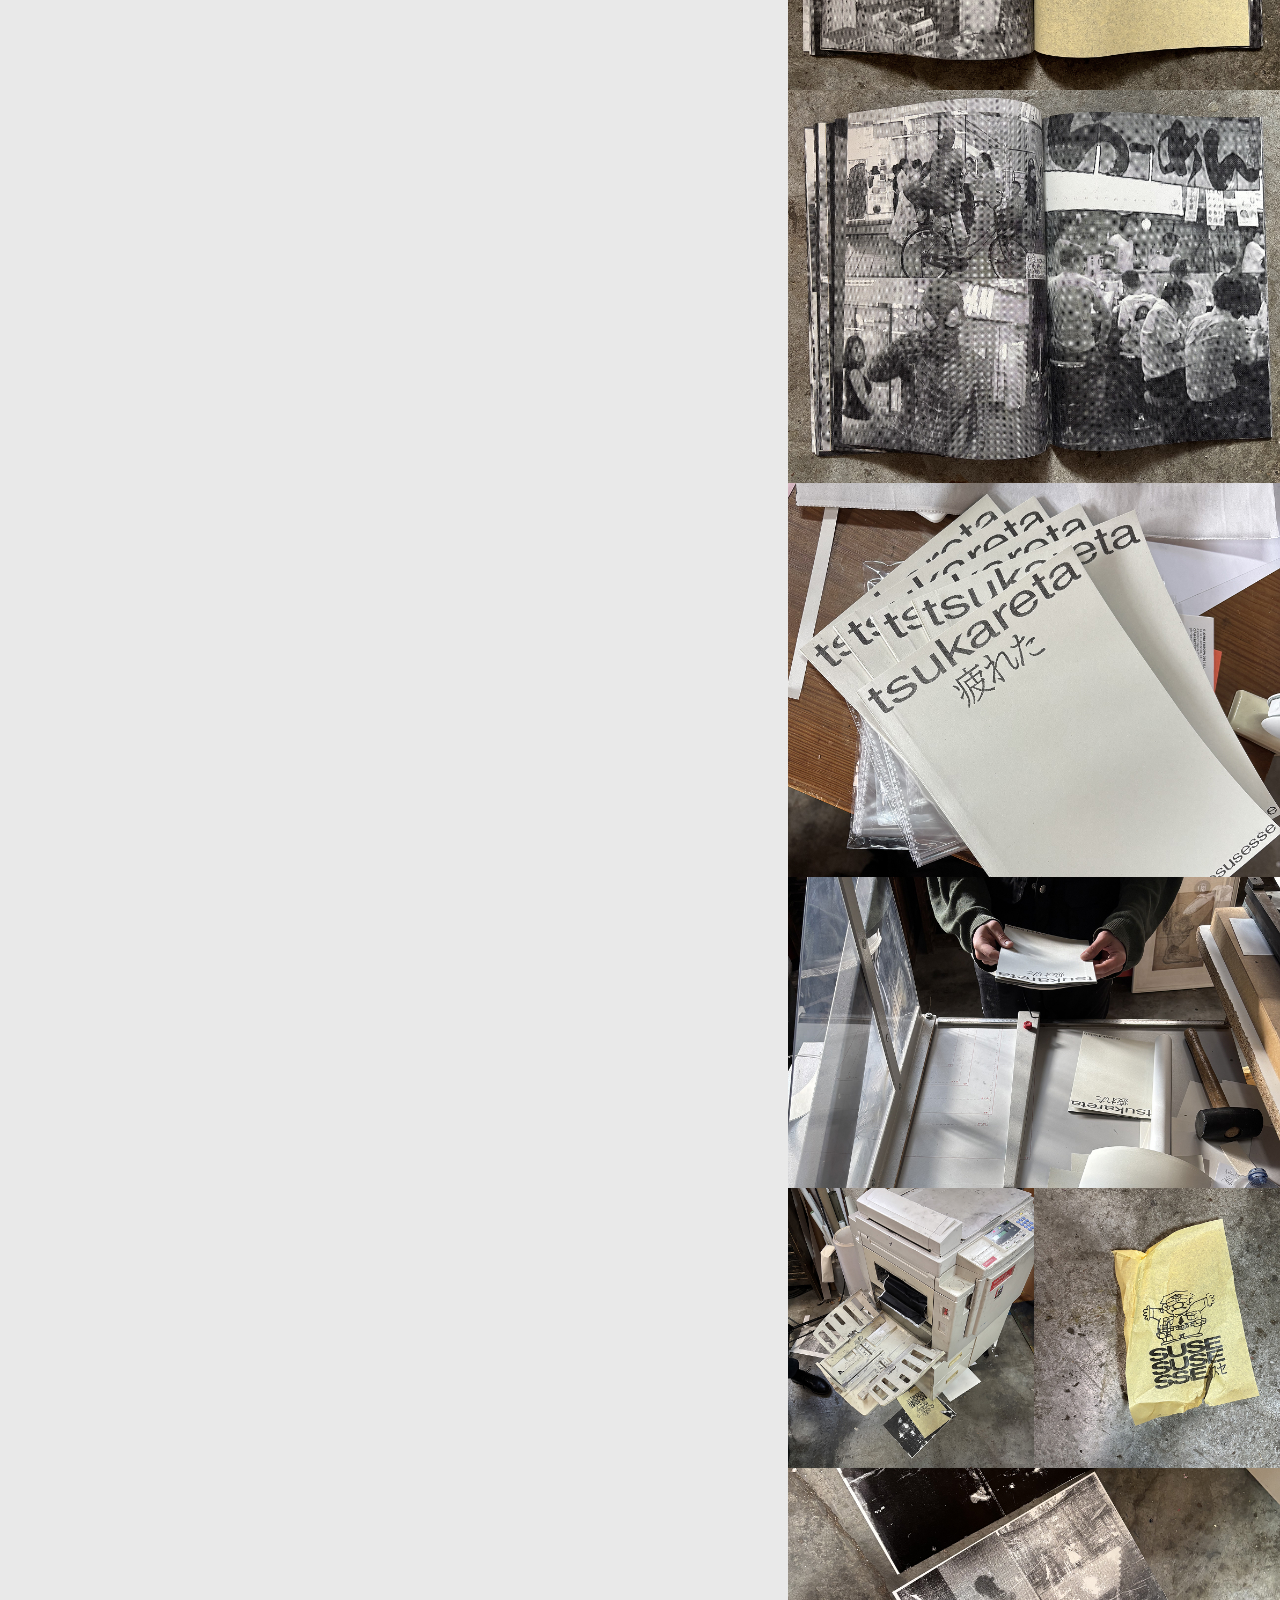
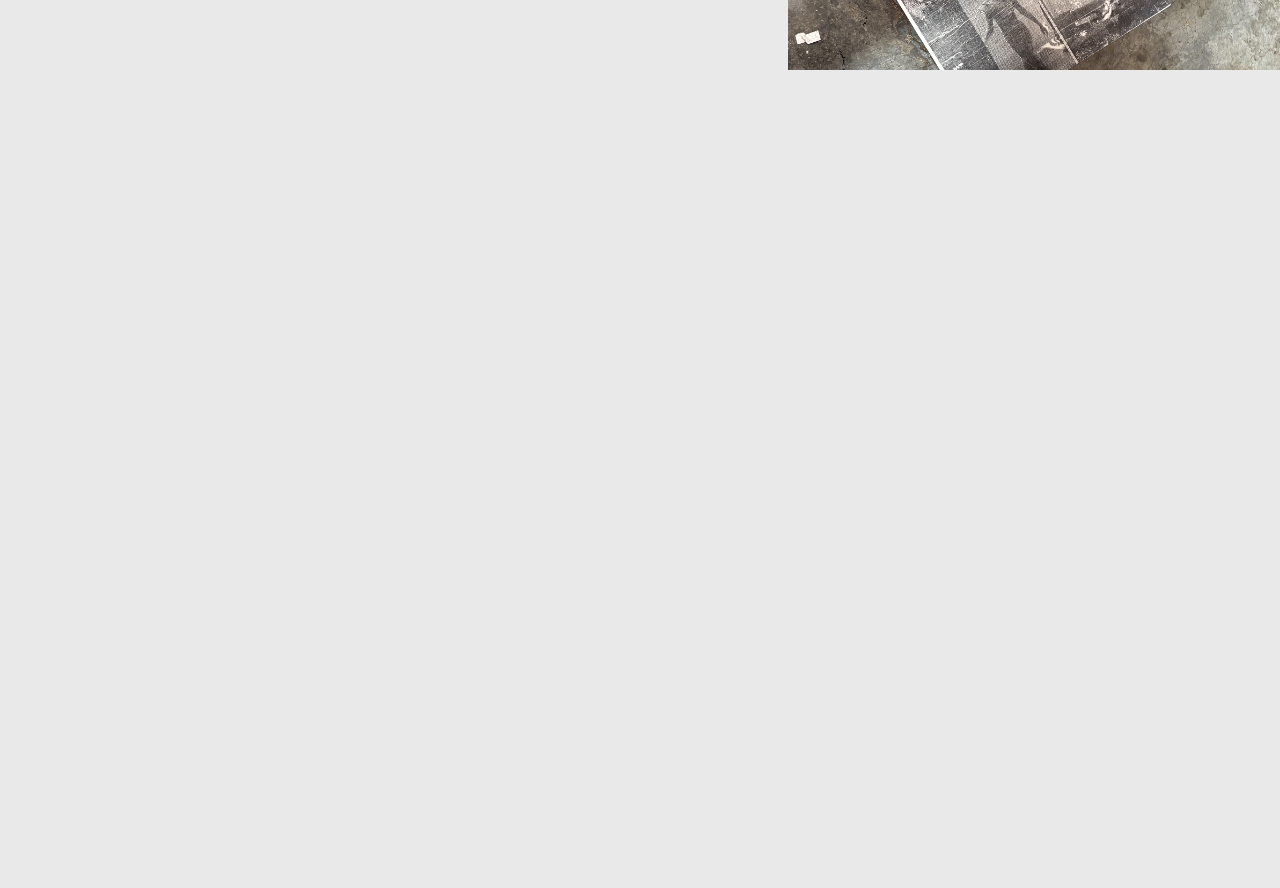
<file: tsukareta.html>
<!DOCTYPE html>
<html lang="es">
<head>
    <meta charset="UTF-8">
    <meta name="viewport" content="width=device-width, initial-scale=1.0">
    <title>SUSESUSESSE Portfolio</title>
    <link rel="preconnect" href="https://fonts.googleapis.com">
    <link rel="preconnect" href="https://fonts.gstatic.com" crossorigin>
    <link href="https://fonts.googleapis.com/css2?family=Archivo:wght@300;400;500;600&display=swap" rel="stylesheet">
    <link rel="stylesheet" href="style.css">
</head>

<body>
<body class="work-detail-page">
    <header class="site-header">
        <div class="logo">
            <a href="index.html">
                <img src="img/LOGO.png" alt="susesusesse">
            </a>
        </div>
        <nav class="meta-info" aria-label="Social links">
            <a href="https://www.instagram.com/acanamero_/" target="_blank" rel="noopener noreferrer">@ACANAMERO_</a>
        </nav>
    </header>

    <div class="frame-project" ><div class="project-wrapper" ><p class="text-small" >tsukareta 疲れた<br/><br/>Editorial<br/><br/>A fanzine of stills from videos of my time in Japan, 2023 and 2024.
<br/><br/>Self-edited and self-published.<br/>Hand-printed and hand-bound at 
        <span class=""><a class="subrayado" href="https://www.instagram.com/impremta_catalunya/" target="_blank" style="color: inherit; text-decoration: underline;">@impremta_catalunya</a><br></span></a>
        <br/>Riso and digital printing.<br/><br/>56 pages, 15 copies.<br/><br/>2025</span></p>
    </div>
    <div class="proyecto" ><img class="img" src="img/tsukareta/tsukareta-1.jpg" />
      <img class="img" src="img/tsukareta/tsukareta-2.jpg" />
      <img class="img" src="img/tsukareta/tsukareta-3.jpg" />
        <img class="img" src="img/tsukareta/tsukareta-4.jpg" />
        <img class="img" src="img/tsukareta/tsukareta-5.jpg" />
        <img class="img" src="img/tsukareta/tsukareta-6.jpg" />
        <img class="img-2" src="img/tsukareta/tsukareta-7.jpg" />
    <div class="div-2" ><img class="img-3" src="img/tsukareta/tsukareta-8.jpg" />
        <img class="img-4" src="img/tsukareta/tsukareta-9.jpg" /></div>
        <img class="img-5" src="img/tsukareta/tsukareta-10.jpg" /></div>   
    </div>
</body>
</html>
</file>
<file: style.css>
* {
    margin: 0;
    padding: 0;
    box-sizing: border-box;
}

html,
body {
    min-height: 100%;
}

body {
    background-color: #E9E9E9;
    color: #000;
    font-family: 'Archivo', sans-serif;
    cursor: default;
}

a,
a:visited {
    color: inherit;
    text-decoration-color: currentColor;
}

::selection {
    background: #000;
    color: #e9e9e9;
}

::-moz-selection {
    background: #000;
    color: #e9e9e9;
}

/* Texto descriptivo general */
.text-small {
    font-size: 1.2rem;
    font-weight: 300;
    line-height: 1.1;
    letter-spacing: -0.02em;
    color: #000;
}

.text-small a {
    color: inherit;
    text-decoration: underline;
    text-decoration-thickness: 1px;
    text-underline-offset: 2px;
}


.home-page {
    min-height: 100vh;
    overflow-x: hidden;
    overflow-y: auto;
}

.site-header {
    position: fixed;
    top: 0;
    left: 0;
    z-index: 100;

    display: flex;
    justify-content: space-between;
    align-items: flex-start;

    width: 100%;
    height: 65px;
    padding: 0 10px 0 6px;
    border-bottom: 2px solid #757575;
    background-color: #E9E9E9;
}

.logo {
    line-height: 0;
}

.logo a {
    display: block;
    color: inherit;
    text-decoration: none;
}

.logo img {
    display: block;
    height: 58px;
    width: auto;
}


.meta-info {
    display: flex;
    gap: 58px;
    align-items: flex-start;
    padding-top: 7px;

    font-size: 1rem;
    font-weight: 400;
    letter-spacing: -0.03em;
    line-height: 1;
    text-transform: uppercase;
    white-space: nowrap;
}

.meta-info a {
    color: inherit;
    text-decoration: none;
}

.home-layout {
    position: relative;
    height: 125vh;
    min-height: 125vh;
    padding-top: 67px;
    margin-bottom: 0px;
}

.home-bio,
.home-note {
    position: absolute;
    top: 78px;
}

.home-bio {
    left: 10px;
    width: min(470px, 40vw);
}

.home-bio p + p {
    margin-top: 23px;
}

.home-note {
    right: 12px;
    width: 440px;
    text-align: right;
}

.home-bottom {
    position: absolute;
    left: 10px;
    right: 10px;
    bottom: 10px;
    z-index: 50;

    display: flex;
    justify-content: space-between;
    align-items: flex-end;
    pointer-events: none;
}

.home-arrow,
.home-menu-small {
    pointer-events: auto;
}

.home-arrow {
    display: block;
    width: 160px;
}

.home-arrow img {
    display: block;
    width: 100%;
    height: auto;
}

.home-menu-small {
    display: flex;
    flex-direction: column;
    align-items: stretch;

    font-size: clamp(32pt, 3vw, 2rem);
    font-weight: 300;
    line-height: 0.95;
    letter-spacing: -0.06em;
}

.home-menu-small a {
    display: grid;
    grid-template-columns: auto auto;
    gap: 18px;

    color: #000;
    text-decoration: none;
}

.home-menu-small a span:last-child {
    text-align: right;
}

.home-menu-small:has(a:hover) a:not(:hover) {
    opacity: 0.3;
}

html {
    scroll-behavior: smooth;
}

.home-page {
    min-height: 100vh;
    overflow-x: hidden;
    overflow-y: auto;
}

/* WORK -------------------------------------------------*/ 

.work-section {
    min-height: 100vh;
    padding-top: 0;
    scroll-margin-top: 63px;
    border-top: 2px solid #5e5e5e;
    background-color: #E9E9E9;
}

.section-title {
    display: flex;
    justify-content: space-between;
    align-items: flex-start;

    padding: 24px 15px 50px 10px;
}

.section-title h2,
.section-title span {
    font-size: clamp(4rem, 6vw, 7rem);
    font-weight: 300;
    line-height: 0.8;
    letter-spacing: -0.08em;
}

.work-grid {
    display: grid;
    grid-template-columns: repeat(3, 1fr);
    gap: 10px;
    width: 100%;
    padding: 0 10px;
    margin-bottom: 50px;
    margin-top: 12px;
}

.work-card {
    display: block;
    color: #000;
    text-decoration: none;
}

.work-card-image {
    position: relative;
    width: 100%;
    aspect-ratio: 1.65 / 1;
    overflow: hidden;
    background-color: #E9E9E9;
}

.work-card-image img {
    position: absolute;
    top: 0;
    left: 0;

    display: block;
    width: 100%;
    height: 100%;
    object-fit: cover;
}

.img-default {
    opacity: 1;
}

.img-hover {
    opacity: 0;
    transition: opacity 0.2s ease;
}

.work-card:hover .img-hover {
    opacity: 1;
}

.work-card:hover .img-default {
    opacity: 0;
}

.work-card-text {
    padding: 4px 6px 20px 0px;
    display: flex;
    flex-direction: column;
    font-size: 1.2rem;
    font-weight: 300;
    line-height: 1;
    letter-spacing: -0.02em;
}

/* ABOUT -------------------------------------------------*/ 

.about-section {
    min-height: 10vh;
    scroll-margin-top: 63px;
    border-top: 2px solid #5e5e5e;
}

.about-content {
    display: grid;
    grid-template-columns: 1fr 1fr 1fr;
    column-gap: 8vw;
    padding: 0 10px 50px 15px;
}

.about-column {
    display: flex;
    flex-direction: column;
    gap: 28px;
}

.about-middle {
    align-self: end;
    
}

.about-middle p {
    margin: 0 0 10px 0;
}

.about-services {
    align-self: end;
    padding-top: 190px;
}

.about-content p {
    max-width: 460px;
}

/* REACH -------------------------------------------------*/ 

.reach-section {
    position: relative;
    min-height: 20vh;
    border-top: 2px solid #5e5e5e;
}

.reach-content {
    
    display: flex;
    flex-direction: column;
    gap: 28px;
    padding: 0 10px 30px 15px;
    max-width: 460px;
    
}

.reach-links {
    position: absolute;
    right: 20px;
    bottom: 20px;
    display: flex;
    gap: 25px;
}

.big-link {
    display: flex;
    align-items: center;
    gap: 8px;
    text-decoration: none; 
    border-bottom: 2px solid #000;
    line-height: 0.85;
    font-size: clamp(5rem, 6vw, 7rem);
    font-weight: 300;
    letter-spacing: -0.08em;
    color: #000;
    transition: opacity 0.3s, transform 0.2s ease;    
    gap: 0.15em;
}

.big-link img {
    width: 0.75em;
    height: 0.75em;
    object-fit: contain;
}

.big-link:hover {
    transform: translateY(-4px);
}




/* PROYECTOS -------------------------------------------------*/ 

.frame-project {
  display: flex;
  width: 100%;
  max-width: 100%;
  align-items: flex-start;
  justify-content: space-between;
  position: relative;
  padding-top: 65px;
}

.frame-project .project-wrapper {
    position: sticky;
    top: 68px;

    width: 437px;
    z-index: 80;

    display: flex;
    flex-direction: column;
    align-items: flex-start;
    justify-content: flex-start;
    gap: 10px;
    padding: 10px;
}

.frame-project .span {
  letter-spacing: -0.2px;
  text-decoration: underline;
}

.frame-project .proyecto {
  flex-direction: column;
  width: 48vw;
  max-width: 917px;
  align-items: flex-start;
  display: flex;
  position: relative;
}

.frame-project .img {
  position: relative;
  align-self: stretch;
  width: 100%;
  height: auto;
  display: block;
}

.frame-project .img-2 {
  position: relative;
  align-self: stretch;
  width: 100%;
  height: auto;
  display: block;
}

.frame-project .div-2 {
  align-items: center;
  align-self: stretch;
  width: 100%;
  display: flex;
  position: relative;
}
.frame-project .img-3 {
  position: relative;
  width: 50%;
  height: auto;
  display: block;
}
.frame-project .img-4 {
  position: relative;
  width: 50%;
  height: auto;
  display: block;
}
.frame-project .img-5 {
  position: relative;
  align-self: stretch;
  width: 100%;
  height: auto;
  display: block;
}

body {
    zoom: 0.8;
}



/* MOVIL -------------------------------------------------*/ 


@media screen and (max-width: 900px) {
    .home-page {
        min-height: 100vh;
        overflow-x: hidden;
        overflow-y: auto;
    }

    .site-header {
        height: auto;
        min-height: 45px;
        padding: 2px 10px 3px 5px;
    }

    .logo img {
        height: 45px;
        width: auto;
    }

    .meta-info {
        display: none;
    }

    .home-layout {
        padding: 60px 10px 150px;
    }


    .home-bio,
    .home-note {
        position: static;
        width: 100%;
    }

    .home-bio br {
        display: none;
    }

    .home-note {
        margin-top: 42px;
        text-align: left;
    }

    .text-small {
        font-size: 12pt;
        line-height: 1.1;
        letter-spacing: -0.02rem;
    }

    .home-bottom {
        position: absolute;
        left: 10px;
        right: 10px;
        bottom: 10px;
    }

    .home-arrow {
        width: 100px;
    }

    .home-menu-small {
        font-size: 26pt;
    }

    .work-section {
        padding-top: 0;
    }

    .section-title {
        padding: 9px 13px 42px 10px;
    }

    .section-title h2,
    .section-title span {
        font-size: 18vw;
    }

    .work-grid {
        grid-template-columns: 1fr;
        gap: 8px;
        padding-bottom: 20;
    }
    .work-card img {
        width: 100%;
        height: 330px;
    }

    .work-card-text {
        font-size: 11pt;
        padding: 6px 10px 5px 0px;
    }

    .about-section {
        min-height: auto;
    }

    .about-content {
        grid-template-columns: 1fr;
        row-gap: 60px;
        padding: 0 10px 0px 10px;
    }

    .about-column {
        gap: 24px;
    }

    .about-middle {
        gap: 48px;
    }

    .about-services {
        align-self: start;
        padding: 0px 0px 30px 0px;
    }

    .about-content p {
        max-width: 100%;
    }


    .reach-content {
        padding: 0 10px 280px 10px;
    }   

/* PROYECTOS MÓVIL -------------------------------------------------*/ 

    .work-detail-page {
    min-height: 100vh;
    overflow-x: hidden;
    overflow-y: auto;
    }

    .frame-project {
        display: flex;
        flex-direction: column;
        width: 100%;
        max-width: 100%;
        padding-top: 55px;
    }

    .frame-project .project-wrapper {
        position: relative;
        top: auto;
        left: auto;
        padding: 5px 10px 60px 10px;
        width: 100%;
        max-width: 100%;
        z-index: 1;
    }

    .frame-project .project-wrapper .text-small {
        width: 100%;
        max-width: 100%;
    }

    .frame-project .proyecto {
        width: 100%;
        max-width: 100%;
        display: flex;
        flex-direction: column;
        margin: 0;
        padding: 0;
    }

    .frame-project .img,
    .frame-project .img-2,
    .frame-project .img-5 {
        width: 100%;
        max-width: 100%;
        height: auto;
        display: block;
    }

    .frame-project .div-2 {
        width: 100%;
        display: flex;
        flex-direction: column;
    }

    .frame-project .img-3,
    .frame-project .img-4 {
        width: 100%;
        max-width: 100%;
        height: auto;
        display: block;
    }
}

body {
    zoom: 0.8;
}
</file>
